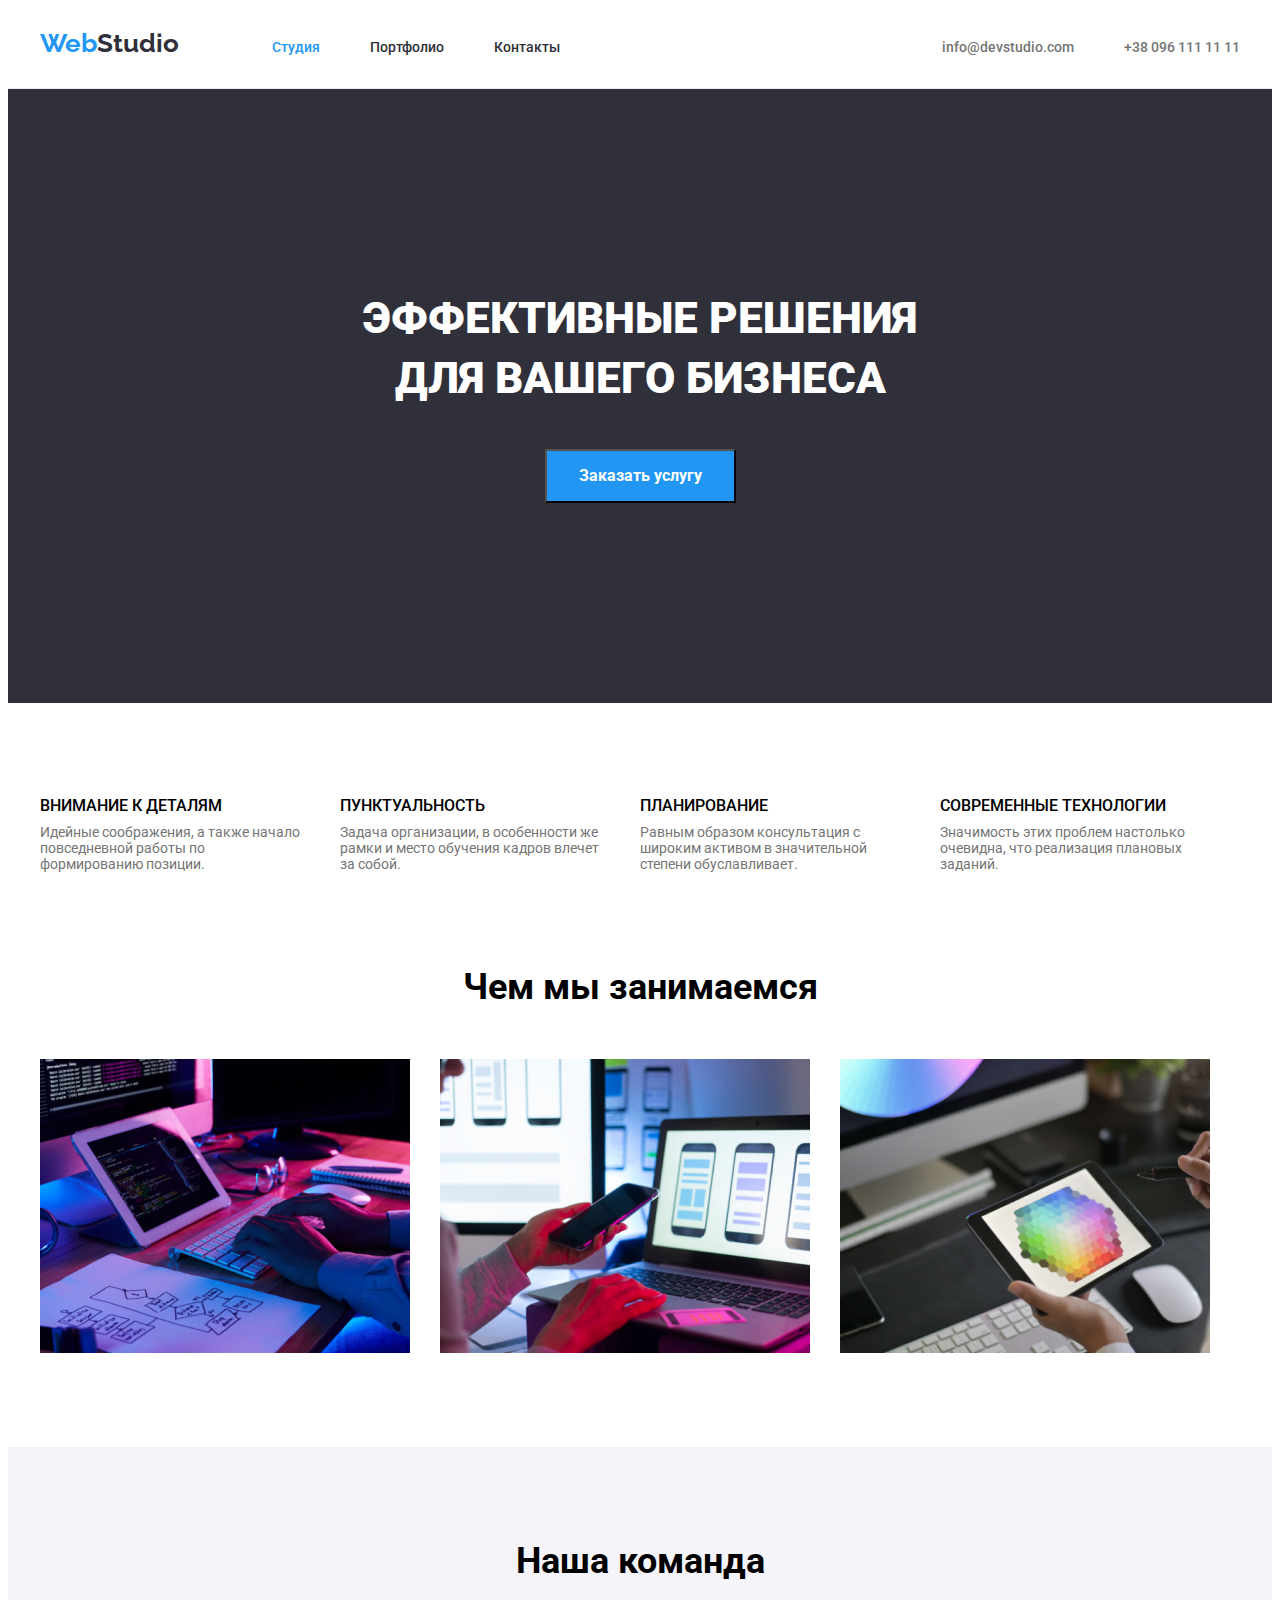
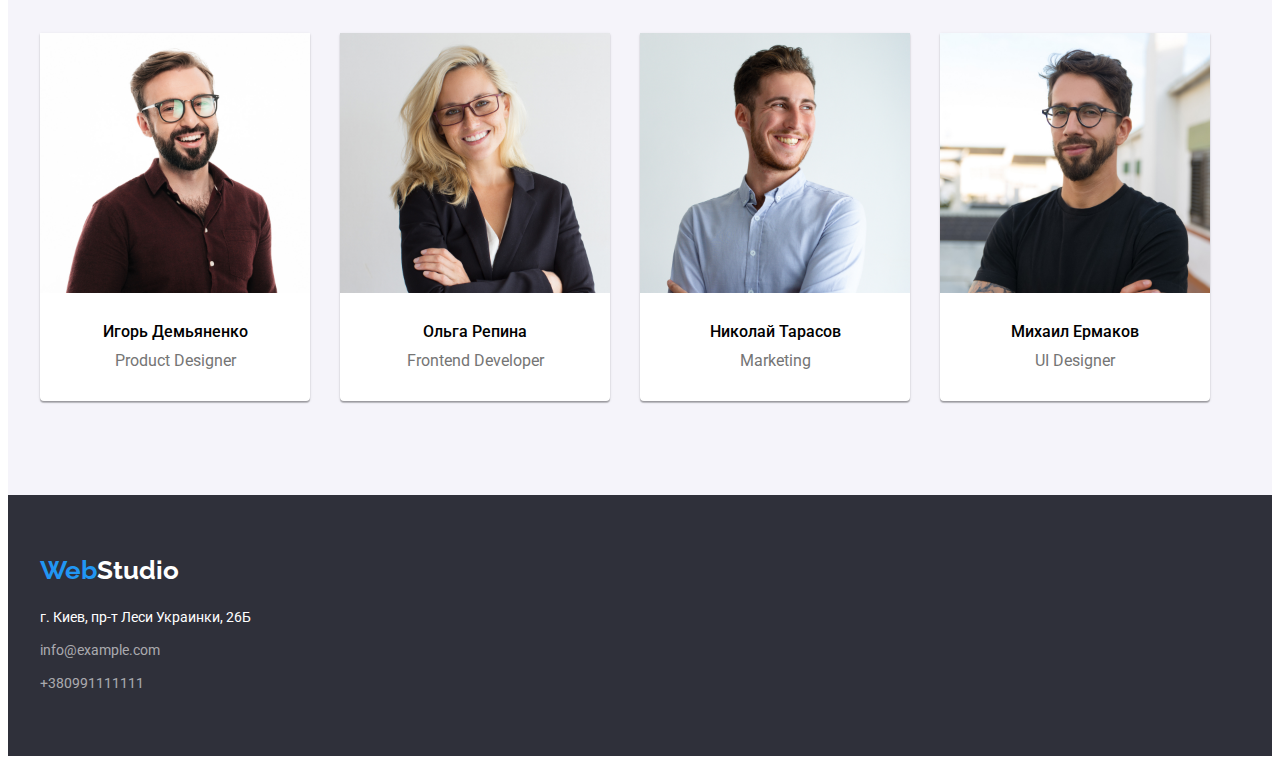
<file: index.html>
<!DOCTYPE html >
<html lang="en">

<head>
    <meta charset="UTF-8">
    <meta http-equiv="X-UA-Compatible" content="IE=edge">
    <meta name="viewport" content="width=device-width, initial-scale=1.0">
    <link rel="preconnect" href="https://fonts.googleapis.com">
    <link rel="preconnect" href="https://fonts.googleapis.com">
    <link rel="preconnect" href="https://fonts.gstatic.com" crossorigin>

    <link
        href="https://fonts.googleapis.com/css2?family=Raleway:wght@700&family=Roboto:wght@400;500;700;900&display=swap"
        rel="stylesheet">
    <title>Document</title>
    <link rel="stylesheet" href="https://cdnjs.cloudflare.com/ajax/libs/modern-normalize/1.1.0/modern-normalize.min.css" integrity="sha512-wpPYUAdjBVSE4KJnH1VR1HeZfpl1ub8YT/NKx4PuQ5NmX2tKuGu6U/JRp5y+Y8XG2tV+wKQpNHVUX03MfMFn9Q==" crossorigin="anonymous" referrerpolicy="no-referrer" />

    <link rel="stylesheet" href="./css/style.css">



</head>

<body>

    <header class="first-header">
        <div class="container glavniy-v-menu z">
            <a href="">
                <p class="logotip"><span class="logo">Web</span><span class="studio1">Studio</span></p>
            </a>


            <nav class="otstyp-v-hedere-ot-logo">
                <ul class="menu list">
                    <li class="vmestea"> <a class="studias first-page" href="./index.html">Студия</a> </li>
                    <li class="vmestea"> <a class="portfolio" href="./portfolio.html">Портфолио </a></li>
                    <li class="vmestea"> <a class="kontakt" href="">Контакты</a></li>
                </ul>
            </nav>
            <ul class="silki  j list">
                <li class="vmeste "> <a class="pochta " href="mailto:info@devstudio.com">info@devstudio.com</a> </li>
                <li class="vmeste "> <a class="nomer " href="tel:+380961111111">+38 096 111 11 11</a> </li>
            </ul>
        </div>
    </header>
    <main>

        <section class="section bgcolor-hero">
            <div class="container ">
                <h1 class="nadpis  for-center">Эффективные решения<br> для вашего бизнеса</h1>
                <button class="knopka-hero" type="button"> Заказать услугу</button>
            </div>
        </section>


        <section class="section ">

            <div class="container">
                <ul class="list zbros">
                    <li class="perechislenie">
                        <h3 class="zagalovki">Внимание к деталям</h3>
                        <p class="text    zagalovki-otstyp ">Идейные соображения, а также начало повседневной работы по
                            формированию позиции.</p>
                    </li>

                    <li class="perechislenie">
                        <h3 class="zagalovki">Пунктуальность</h3>
                        <p class="text    zagalovki-otstyp ">Задача организации, в особенности же рамки и место обучения
                            кадров влечет за собой.
                        </p>
                    </li>

                    <li class="perechislenie">
                        <h3 class="zagalovki">Планирование</h3>
                        <p class="text    zagalovki-otstyp ">Равным образом консультация с широким активом в
                            значительной степени обуславливает.
                        </p>
                    </li>

                    <li class="perechislenie">
                        <h3 class="zagalovki">Современные технологии</h3>
                        <p class="text    zagalovki-otstyp ">Значимость этих проблем настолько очевидна, что реализация
                            плановых заданий.</p>
                </ul>
            </div>
        </section>
        <section class="section obrez">
            <div class="container">
                <h2 class="for-center obnylenie">Чем мы занимаемся</h2>
                <ul class="list  as fotki">
                    <li class="primeri-rabot"><img src="img/l.png" alt="kartinka" width="370" /></li>
                    <li class="primeri-rabot"><img src="img/m.png" alt="kartinka" width="370" /></li>
                    <li class="primeri-rabot"><img src="img/n.png" alt="kartinka" width="370" /></li>
                </ul>
            </div>

        </section>

        <section class="section lfz">
            <div class="container ">
                <h2 class="for-center kg">Наша команда</h2>
                <ul class="list ludi as zbros">


                    <li class="fon-ludei"><img src="img/o.jpg" alt="содрудник компании,человек" width="270"
                            height="260" />
                        <div class="opisanie-ludey">
                            <h3 class="imia">Игорь Демьяненко</h3>

                            <p class="podpis nadpis-a">Product Designer</p>
                        </div>
                    </li>




                    <li class="fon-ludei"> <img src="img/p.jpg" alt="содрудник компании,человек" width="270"
                            height="260" />
                        <div class="opisanie-ludey">
                            <h3 class="imia">Ольга Репина</h3>

                            <p class="podpis nadpis-b">Frontend Developer</p>
                        </div>
                    </li>



                    <li class="fon-ludei"><img src="img/q.jpg" alt="содрудник компании,человек" width="270"
                            height="260" />
                        <div class="opisanie-ludey">
                            <h3 class="imia">Николай Тарасов</h3>

                            <p class="podpis nadpis-c">Marketing</p>
                        </div>
                    </li>



                    <li class="fon-ludei"> <img src="img/r.jpg" alt="содрудник компании,человек" width="270"
                            height="260" />
                        <div class="opisanie-ludey">
                            <h3 class="imia">Михаил Ермаков</h3>

                            <p class="podpis nadpis-d">UI Designer</p>
                        </div>
                    </li>
                </ul>

            </div>
        </section>

    </main>

    <footer class="nogi  ">
        <div class="container nogi-otstypi">
            <a  class="logotip" href="">
                <span class="logo">Web</span><span class="st">Studio</span>

            </a>
            <address class="adres">
                <p >г. Киев, пр-т Леси Украинки, 26Б</p>
                <ul class=" dannie list">
                    <li class="hfl"> <a class="pochta1" href="mailto:info@devstudio.com">info@example.com</a></li>
                    <li class="nomer-one"> <a class="nomer1" href="tel:+380991111111">+380991111111</a></li>
                </ul>
            </address>
        </div>
    </footer>



</body>

</html>
</file>
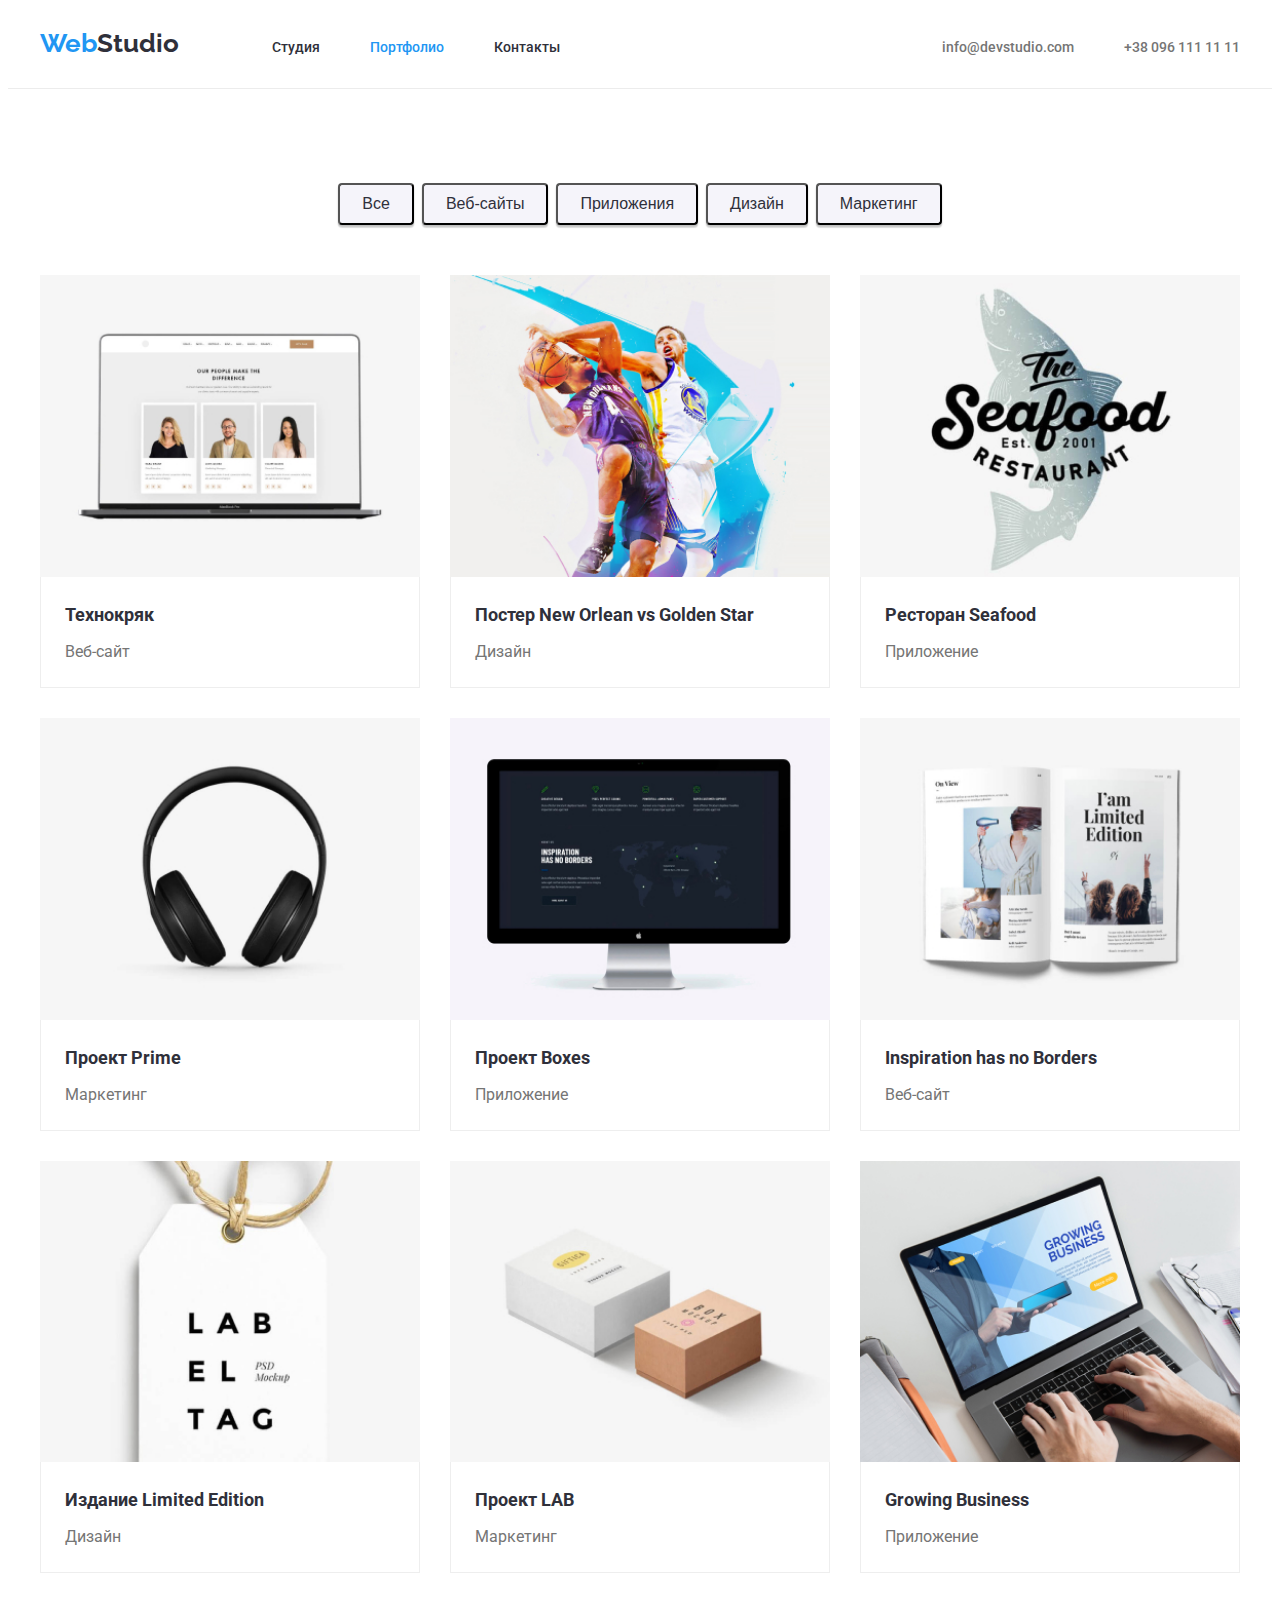
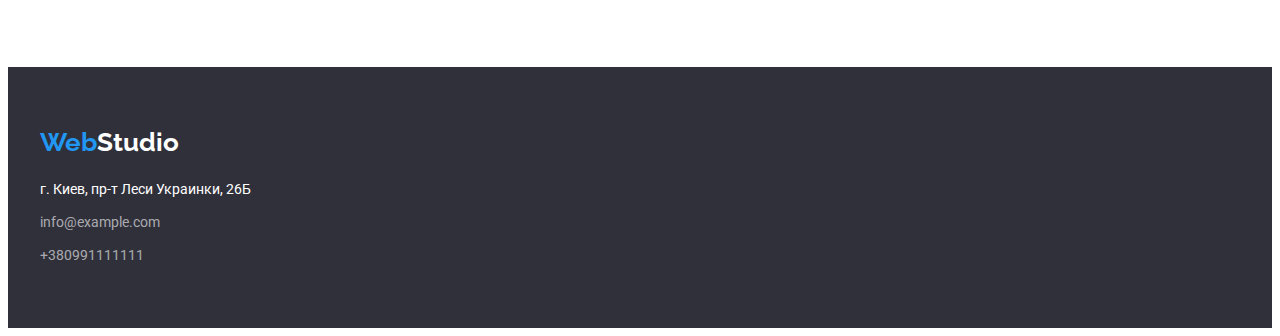
<file: portfolio.html>
<!DOCTYPE html>
<html lang="en">

<head>
    <meta charset="UTF-8">
    <meta http-equiv="X-UA-Compatible" content="IE=edge">
    <meta name="viewport" content="width=device-width, initial-scale=1.0">
    <link rel="preconnect" href="https://fonts.googleapis.com">
    <link rel="preconnect" href="https://fonts.googleapis.com">
    <link rel="preconnect" href="https://fonts.gstatic.com" crossorigin>
   
    <link
        href="https://fonts.googleapis.com/css2?family=Raleway:wght@700&family=Roboto:wght@400;500;700;900&display=swap"
        rel="stylesheet">
    <title>Document</title>
    <link rel="stylesheet" href="https://cdnjs.cloudflare.com/ajax/libs/modern-normalize/1.1.0/modern-normalize.min.css" integrity="sha512-wpPYUAdjBVSE4KJnH1VR1HeZfpl1ub8YT/NKx4PuQ5NmX2tKuGu6U/JRp5y+Y8XG2tV+wKQpNHVUX03MfMFn9Q==" crossorigin="anonymous" referrerpolicy="no-referrer" />
    <link rel="stylesheet" href="./css/style.css">
</head>

<body>
    <header class="first-header">
        <div class="container glavniy-v-menu z">
            <a href="">
                <p class="logotip"><span class="logo">Web</span><span class="studio1">Studio</span></p>
            </a>


            <nav class="otstyp-v-hedere-ot-logo">
                <ul class="menu list">
                    <li class="vmestea"> <a class="studias " href="./index.html">Студия</a> </li>
                    <li class="vmestea"> <a class="portfolio second-page" href="./portfolio.html">Портфолио </a></li>
                    <li class="vmestea"> <a class="kontakt" href="">Контакты</a></li>
                </ul>
            </nav>
            <ul class="silki  j list">
                <li class="vmeste "> <a class="pochta " href="mailto:info@devstudio.com">info@devstudio.com</a> </li>
                <li class="vmeste "> <a class="nomer " href="tel:+380961111111">+38 096 111 11 11</a> </li>
            </ul>
        </div>
    </header>

    <main>
        <section class="section">
           

            <div class="container fz">
                <ul class="knopka for-otstyp list">
                    <li class="knopki-portfolio"> <button class="name" type="button">Все</button></li>
                    <li class="knopki-portfolio"> <button class="name" type="button">Веб-сайты</button></li>
                    <li class="knopki-portfolio"> <button class="name" type="button">Приложения</button></li>
                    <li class="knopki-portfolio"> <button class="name" type="button">Дизайн</button></li>
                    <li class="knopki-portfolio"> <button class="name" type="button">Маркетинг</button></li>
    
                </ul>

                <ul class="nahi-roboti list">
                    <li class="ophaya-tabl">
                        <a href=""><img src="img/a.jpg" alt="kartinka" width="370" />
                            <div class="pr">
                                <h2 class="pd">Технокряк</h2>
                                <p class="ps">Веб-сайт</p>
                            </div>
                        </a>


                    </li>
                    <li class="ophaya-tabl">
                        <a href=""><img src="img/b.jpg" alt="kartinka" width="370" />
                            <div class="pr">
                                <h2 class="pd">Постер New Orlean vs Golden Star</h2>
                                <p class="ps">Дизайн</p>
                            </div>
                        </a>


                    </li>
                    <li class="ophaya-tabl">
                        <a href=""><img src="img/c.jpg" alt="kartinka" width="370" />
                            <div class="pr">
                                <h2 class="pd">Ресторан Seafood</h2>
                                <p class="ps">Приложение</p>
                            </div>
                        </a>
                    </li>
                    <li class="ophaya-tabl">
                        <a href=""> <img src="img/d.jpg" alt="kartinka" width="370" />
                            <div class="pr">
                                <h2 class="pd">Проект Prime</h2>
                                <p class="ps">Маркетинг</p>
                            </div>
                        </a>

                    </li>
                    <li class="ophaya-tabl">
                        <a href=""> <img src="img/f.jpg" alt="kartinka" width="370" />
                            <div class="pr">
                                <h2 class="pd">Проект Boxes</h2>
                                <p class="ps">Приложение</p>
                            </div>
                        </a>

                    </li>
                    <li class="ophaya-tabl">
                        <a href=""><img src="img/g.jpg" alt="kartinka" width="370" />
                            <div class="pr">
                                <h2 class="pd">Inspiration has no Borders</h2>
                                <p class="ps">Веб-сайт</p>
                            </div>
                        </a>
                    </li>
                    <li class="ophaya-tabl">
                        <a href=""> <img src="img/h.jpg" alt="kartinka" width="370" />
                            <div class="pr">
                                <h2 class="pd">Издание Limited Edition</h2>
                                <p class="ps">Дизайн</p>
                            </div>
                        </a>

                    </li>
                    <li class="ophaya-tabl">
                        <a href=""><img src="img/i.jpg" alt="kartinka" width="370" />
                            <div class="pr">
                                <h2 class="pd">Проект LAB</h2>
                                <p class="ps">Маркетинг</p>
                            </div>
                        </a>

                    </li>
                    <li class="ophaya-tabl">
                        <a href=""><img src="img/k.jpg" alt="kartinka" width="370" />
                            <div class="pr">
                                <h2 class="pd">Growing Business</h2>
                                <p class="ps">Приложение</p>
                            </div>
                        </a>

                    </li>

                </ul>
            </div>

        </section>
    </main>

    <footer class="nogi  ">
        <div class="container nogi-otstypi">
            <a  class="logotip" href="">
                <span class="logo">Web</span><span class="st">Studio</span>

            </a>
            <address class="adres">
                <p >г. Киев, пр-т Леси Украинки, 26Б</p>
                <ul class=" dannie list">
                    <li class="hfl"> <a class="pochta1" href="mailto:info@devstudio.com">info@example.com</a></li>
                    <li class="nomer-one"> <a class="nomer1" href="tel:+380991111111">+380991111111</a></li>
                </ul>
            </address>
        </div>
    </footer>

</body>

</html>
</file>
<file: css/style.css>
body{
   
    font-family: 'Roboto', sans-serif;
    
}
a {
    text-decoration: none;
}

:root {
    --color-a:#2196F3 ;
    --color-b: #757575;
    --color-c:#2F303A ;
    --color-d:#FFFFFF ;
    --colo-ir:#2dce50 ;
    --color-f:#8178b9 ;
    --color-g:#E5E5E5 ;
    --color-k: #F5F4FA;
    --color-l:  rgba(255, 255, 255, 0.6);
    --color-m:#188CE8;
}

h1,h2,h3,h4,h5,h6,ul,a,p,li{
    margin: 0px;
    padding: 0px;
}
img{
    width: 100%;
    display: block;
}



.list{
    list-style: none;
}
.nigniya-nas{
    color: var(--color-b);
}
.nogi{
    background: var(--color-c);
}
.logo{
    color: var(--color-a);
}

.adres{
    color:var(--color-d);
    font-style: normal;   
}
.studio1{
    color: var(--color-c);
}
.dannie list{
    color:var(--color-d);
}
.pochta , .nomer{
 color: var(--color-b);
}

}

}

.portfolio :active{
    color:var(--color-a);
}
.vse :hover{
    color:var(--color-a);
}
.name{
    cursor: pointer;
}

.lfz{
 background: var(--color-k);
}

.nadpis{
    color: var(--color-d);
}
.knopka-hero{
    background:var(--color-a);
    color: var(--color-d);
}
.fon-ludei{
    background: var(--color-d);
}
.pochta:hover{
    color:var(--color-a);
}
.nomer:hover{
    color:var(--color-a);
}
.pochta3:hover{
    color:var(--color-a);
}
.nomer4:hover{
    color:var(--color-a);
}
.pochta3{
color: var(--color-b);
}
.nomer4{
    color: var(--color-b);
}
.name{
background: var(--color-k);
color: var(--color-c);
}
.name:hover{
background: var(--color-a);
color: var(--color-d);
}

.portfolio{
    color: var(--color-c);
}
.kontakt{
    color: var(--color-c);
}
.st{
    color: var(--color-d);
}
.pochta1{
    color: var(--color-b);
}
.nomer1{
    color: var(--color-b);
}
.name{
    cursor: pointer;
    font-weight: 500;
font-size: 16px;
line-height: 1.62;
}
.podpis{
    font-size: 16px;
line-height: 1.18;
font-weight: normal;
color: var(--color-b);
}
.pd{
    font-size: 18px;
line-height: 2;
font-weight: bold;
color: var(--color-c);
}
.ps{
    font-size: 16px;
line-height: 1.87;
font-weight: normal;
color: var(--color-b)
}
.pochta3{
    font-size: 14px;
    line-height: 1.14;
}
.nomer4{
    font-size: 14px;
line-height: 1.14;
}
.name{
    font-size: 16px;
line-height: 1.62;
}

p{
    font-weight: normal;
font-size: 14px;
line-height: 1.71;
}
.pochta, .nomer{
    font-size: 14px;
}

.nadpis{
    font-size: 44px;
line-height: 1.36;
font-weight: 900;
}
h3{
    font-size: 14px;
line-height: 1.14;



}
.knopka-hero{
    font-weight: bold;
    font-size: 16px;
    line-height: 1.87;
    font-family: inherit ;

    padding: 10px 32px;
}
.text{
    font-size: 14px;
line-height:1.14;
font-weight: normal;
}

h2{
    font-size: 36px;
line-height: 1.16;
font-weight: bold;
}
.g{
    font-size: 36px;
line-height: 1.16;
font-weight: bold;
}
h3{
    font-size: 16px;
line-height: 1.18;
font-weight: 500;

}


.text{
    color: var(--color-b);
}




.logotip{
    font-family: Raleway;
    font-style: normal;
    font-weight: bold;
    font-size: 26px;
    line-height: 1.19;
}

.menu{
    font-weight: 500;
font-size: 14px;
line-height: 1.14;
}
.silki{
    font-weight: 500;
font-size: 14px;
line-height: 1.14;
}
.dannie{
    font-weight: normal;
font-size: 14px;
line-height: 1.71;
}











.studias{
    color: var(--color-c);
}



.studias:hover,
.studias:focus 
.studias:active
.studias:visited{
    color: var(--color-a);
}


.portfolio:hover,
.portfolio:focus 
.portfolio:active
.portfolio:visited
{
    color:var(--color-a) ;
}
.kontakt:hover,
.kontakt:focus 
.kontakt:active
.kontakt:visited
{
    color: var(--color-a) ;
    
}
.name:hover,
.name:focus 
.name:active
.name:visited
{
    color: var(--color-a) ;
    color: #FFFFFF;
}


.first-page{
    color: var(--color-a);
}
.second-page{
    color: var(--color-a);
}
.tretya-page{
    color: var(--color-a);
}
.nomer1 , .pochta1{
    color: var(--color-l);
}
.knopka-hero:hover ,
.knopka-hero:focus{
 color: var(--color-d);
 background: var(--color-m) ;
}
.zagalovki ,.nadpis{
    text-transform: uppercase;
}
.pochta1 ,.nomer1{
    font-style: normal;
}
.container{
    width: 1200px;
    margin-left: auto;
   margin-right: auto;
}



.dannie{
    margin-top: 0px;
    margin-bottom: 0px;
    padding-left: 0px;
}
.logotip{
   margin-top: 0px;
   margin-bottom: 0px;;
}
.adres{
    margin-top: 20px;
}
.nogi{
    padding-bottom: 60px;
    padding-top: 60px;
}
.nadpis, .knopka-hero{
    text-align:  center ;
}
.knopka-hero{
    display: inline-block;
}
.fon-ludei{
    width: 270px;
    height: 368px;
   
    
}

.ludi{
    display: flex;
}
.fotki{
    display: flex;
    
}

.primeri-rabot{
   
    width: 370px ;
    height: 294px ;
}
.menu , .silki{
    display: flex;
}
.silki .vmeste + .vmeste{
    margin-left: 50px;
}
.menu .vmestea + .vmestea{
    margin-left: 50px;
}
.logotip{
    margin-right: 93px;
}
.vmestea{
    display: block;
}
.zbros{
    padding-left: 0px;
}
.ludi .fon-ludei + .fon-ludei{
    margin-left: 30px;
}
.fotki .primeri-rabot + .primeri-rabot{
    margin-left: 30px;
}
.fotki{
    padding-left: 0px;
}
.podpis{
    text-align: center;
}

.imia{
    text-align: center;
}
.silki .pochta3 + .nomer4{
    margin-left: 50px;
}
.for-center{
    text-align: center;
}

.name{
    padding: 6px 22px;
    
}


.for-otstyp{
    display: flex;
    padding: 0px;
    justify-content: center;
    margin-top: 0px;
    margin-bottom: 50px;
}


.for-otstyp .knopki-portfolio + .knopki-portfolio{
    margin-left: 8px;
}
.ophaya-tabl{
    width: 370px; ;
   
}

.zagalovki{
    
    margin-bottom: 10px;
    margin-top: 0px;
}

.zbros{
    display: flex;
    margin: 0px;
}
.zbros .perechislenie + .perechislenie{
    margin-left: 30px;
}

.nadpis{
 
   margin-bottom: 40px;
   margin-top: 0px;
}
.fon-ludei{
    box-shadow: 0px 1px 3px rgba(0, 0, 0, 0.12), 0px 1px 1px rgba(0, 0, 0, 0.14), 0px 2px 1px rgba(0, 0, 0, 0.2);
border-radius: 0px 0px 4px 4px;
}

.section{
    padding-top: 94px;
    padding-bottom: 94px;
}

.obnylenie{
    margin-bottom: 50px;
    margin-top: 0px;
}
.twoinone{
    padding-top: 94px;
    padding-bottom: 94px;
}
.knopki-portfolio{
    box-shadow: 0px 3px 1px rgba(0, 0, 0, 0.1), 0px 1px 2px rgba(0, 0, 0, 0.08), 0px 2px 2px rgba(0, 0, 0, 0.12);
border-radius: 4px;
}
verhniy-box{
    padding-bottom: 200px;
    padding-top: 200px;
}


.z{
    display: flex;
    align-items: baseline;

}

.j{
padding: 0px;
}

.j{
    margin-left: auto;
}
.logotip{
    margin-right: 0px;
}
.menu{
    padding-left: 0px;
   
}



.container{
    width: 1200px;
    margin-left: auto;
   margin-right: auto;
   padding-left: 15px;
   padding-right: 15px;
  
}

.nahi-roboti{
    padding: 0px;
    display: flex;
    flex-wrap: wrap;
    margin-right: -30px;
    margin-top: -30px;

}
.nahi-roboti  .ophaya-tabl{
flex-basis: calc(100%/3 - 30px) ;
margin-right: 30px;
    margin-top: 30px;
}



.silki{
    padding-left: 0px;
    margin-top: 0px;
    margin-bottom: 0px;
   
  
}
.menu{
    margin-top: 0px;
    margin-bottom: 0px;
    
}

.first-header , .second-header{
    border-bottom: 1px solid #ECECEC;
}
.section{
    margin-top: 94px;
    margin-bottom: 94px;
}

.name{
    border-radius: 4px    ;
}
.kg{
    margin-top: 0px;
    margin-bottom: 50px;
}
.section{
    margin: 0px;
}
.obrez{
    padding-top: 0px;
}
.zagalovki-otstyp{
    margin: 0px;
}
.as{
    margin: 0px;
}




.bgcolor-hero{
    background: var(--color-c);
    padding-top: 200px;
    padding-bottom: 200px;
    text-align: center;
}
.pr{
    border: 1px solid #EEEEEE;
    border-top: 0;
    padding-top: 20px;
    padding-bottom: 20px;
    padding-right: 24px;
    padding-left: 24px;

}
.opisanie-ludey{
    padding-top: 30px;
    padding-bottom:30px ;
}
.imia{
    margin-bottom: 10px;
}
.pd{
    margin-bottom: 4px;
}
.nomer-one{
    margin-top: 9px;
}

.otstyp-v-hedere-ot-logo{
    margin-left: 93px;
}
.studias ,.portfolio ,.kontakt{
    padding-top: 32px;
    padding-bottom: 32px;
    display: block;
}
.nadpis{
   
    text-align: center;
}
.perechislenie{
    width: 270px;
}
.hfl{
    margin-top: 9px;
}
</file>
